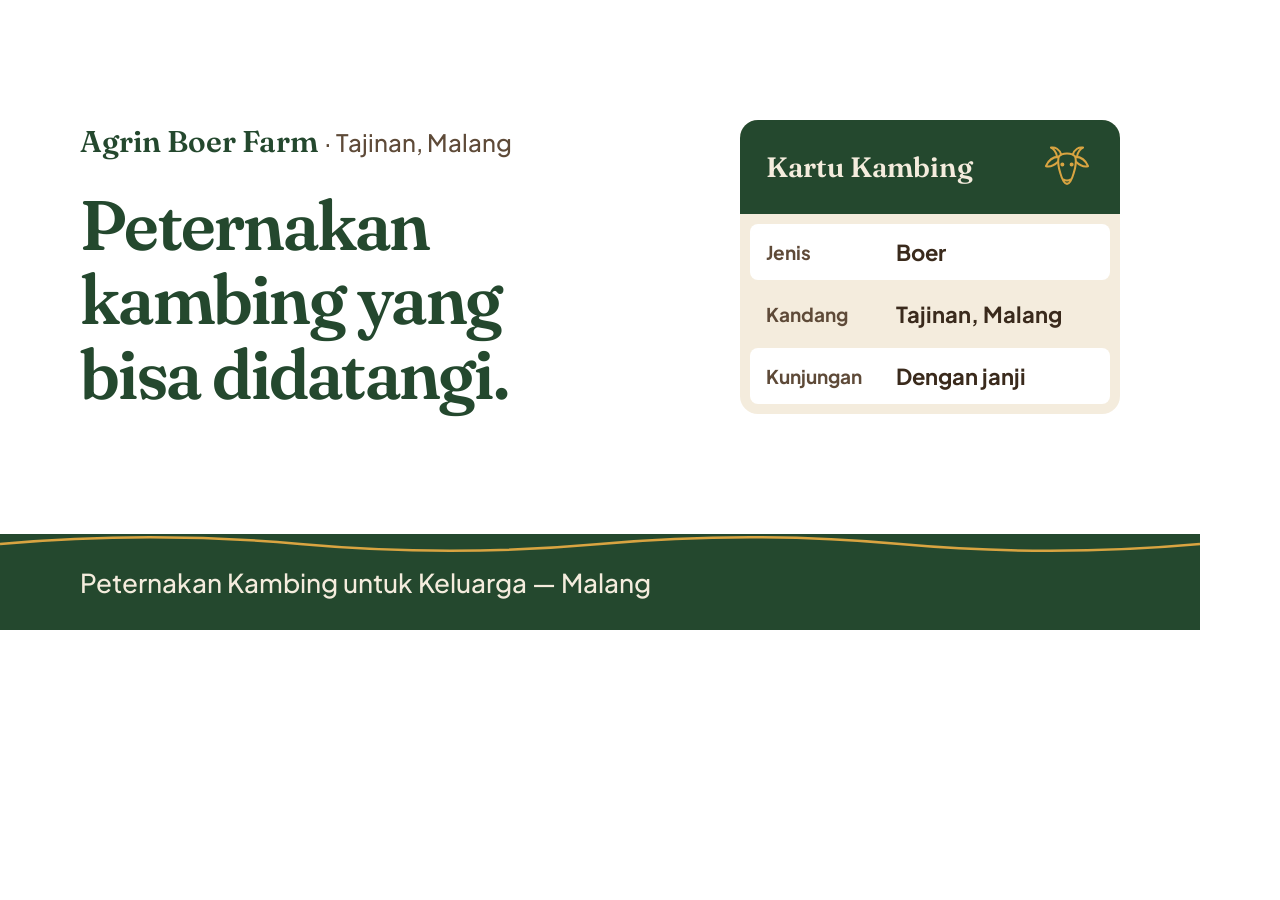
<file: Landing Page Project/agrin-boer-farm/og/og-template.html>
<!doctype html>
<!-- Sumber gambar preview (og-image). Render 1200×630; ?tema=krem untuk versi latar krem lama. Tidak ikut tayang. -->
<html lang="id"><head><meta charset="utf-8">
<link href="https://fonts.googleapis.com/css2?family=Caveat:wght@600&family=Fraunces:opsz,wght@9..144,600&family=Plus+Jakarta+Sans:wght@500;700&display=swap" rel="stylesheet">
<link rel="stylesheet" href="../../../site/tokens.css">
<script>if (new URLSearchParams(location.search).get('tema') === 'krem') document.documentElement.dataset.tema = 'krem';</script>
<style>
  * { box-sizing: border-box; margin: 0; }
  body { width: 1200px; height: 630px; background: var(--bg); font-family: var(--font-isi); color: var(--teks); position: relative; overflow: hidden; }
  .isi { position: absolute; inset: 0 0 96px 0; display: grid; grid-template-columns: 1fr 380px; gap: 64px; align-items: center; padding: 0 80px; }
  .merek { font-family: var(--font-judul); font-size: 30px; font-weight: 600; color: var(--judul); }
  .merek span { font-family: var(--font-isi); font-size: 24px; font-weight: 500; color: var(--teks-lembut); }
  h1 { margin-top: 28px; font-family: var(--font-judul); font-weight: 600; font-size: 70px; line-height: 1.06; text-wrap: balance; letter-spacing: -0.025em; color: var(--judul); font-variation-settings: "SOFT" 50; }
  .kartu { background: var(--bg-kartu); border-radius: 18px; box-shadow: var(--bayangan-kartu); overflow: hidden; }
  .kepala { background: var(--hijau-kandang); color: var(--krem-jerami); display: flex; justify-content: space-between; align-items: center; padding: 20px 26px; font-family: var(--font-judul); font-size: 28px; font-weight: 600; }
  .kepala svg { width: 54px; height: 54px; color: var(--emas-terang); }
  dl { padding: 10px; display: grid; gap: 6px; }
  dl div { display: grid; grid-template-columns: 130px 1fr; padding: 14px 16px; border-radius: 8px; font-size: 22px; }
  dl div:nth-child(odd) { background: var(--bg-baris); }
  dt { font-weight: 700; color: var(--teks-lembut); font-size: 19px; align-self: center; }
  dd { font-weight: 700; }
  .pita { position: absolute; left: 0; right: 0; bottom: 0; height: 96px; background: var(--hijau-kandang); color: var(--krem-jerami); display: flex; align-items: center; padding: 0 80px; font-size: 26px; font-weight: 500; }
  .pita svg { position: absolute; top: -1px; left: 0; width: 100%; height: 22px; color: var(--emas-terang); }
</style></head><body>
<div class="isi">
  <div>
    <p class="merek">Agrin Boer Farm <span>· Tajinan, Malang</span></p>
    <h1>Peternakan kambing yang bisa didatangi.</h1>
  </div>
  <div class="kartu">
    <div class="kepala">Kartu Kambing
      <svg viewBox="0 0 64 64"><g fill="none" stroke="currentColor" stroke-width="2.4" stroke-linecap="round" stroke-linejoin="round"><path d="M25 17c-2-6-7-9-12-8 4 2 6 5 7 10"/><path d="M39 17c2-6 7-9 12-8-4 2-6 5-7 10"/><path d="M22 20c-6 0-12 4-15 11 5 1 10-1 14-5"/><path d="M42 20c6 0 12 4 15 11-5 1-10-1-14-5"/><path d="M22 20c2-3 6-4 10-4s8 1 10 4c1 6 0 13-2 19-2 7-5 13-8 13s-6-6-8-13c-2-6-3-13-2-19Z"/><path d="M28 47c1.5 1.2 6.5 1.2 8 0"/><circle cx="26.5" cy="29" r="1.2" fill="currentColor"/><circle cx="37.5" cy="29" r="1.2" fill="currentColor"/></g></svg>
    </div>
    <dl>
      <div><dt>Jenis</dt><dd>Boer</dd></div>
      <div><dt>Kandang</dt><dd>Tajinan, Malang</dd></div>
      <div><dt>Kunjungan</dt><dd>Dengan janji</dd></div>
    </dl>
  </div>
</div>
<div class="pita">
  <svg viewBox="0 0 1200 22" preserveAspectRatio="none"><path d="M0 11 C 100 2, 200 2, 300 11 S 500 20, 600 11 S 800 2, 900 11 S 1100 20, 1200 11" fill="none" stroke="currentColor" stroke-width="2.5"/></svg>
  Peternakan Kambing untuk Keluarga — Malang
</div>
</body></html>
</file>
<file: site/tokens.css>
/* Token desain Agrin Boer Farm — diturunkan dari DESIGN.md (Tahap 4, 4 Nov 2026).
   Nilai warna brand diambil apa adanya dari brand-strategy.md. Kontras dihitung dengan rumus WCAG. */

:root {
  /* Warna primitif (brand) */
  --hijau-kandang: #24482E;
  --hijau-kandang-gelap: #1A3521;   /* turunan: footer */
  --krem-jerami: #F4ECDD;
  --krem-kartu: #FBF7EF;            /* turunan: permukaan Kartu Kambing */
  --krem-tua: #EADFC9;              /* turunan: bidang section qurban */
  --cokelat-tanduk: #3A2A1C;
  --cokelat-lembut: #5E4A38;        /* turunan: teks sekunder */
  --emas-tua: #8F5F1F;
  --emas-terang: #D9A441;
  --hijau-daun: #6B8E4E;            /* hiasan besar saja, bukan teks */

  /* Warna semantik */
  /* Latar putih jadi bawaan sejak 5 Nov 2026 (keputusan pengguna); kartu krem dengan baris putih. */
  --bg: #FFFFFF;                            /* teks 13,74 · teks lembut 8,36 · emas tua 5,49 · judul 10,29 */
  --bg-kartu: var(--krem-jerami);           /* kartu krem: teks 11,71 · emas tua 4,68 */
  --bg-tua: var(--krem-jerami);             /* panel pemilih, kunjungan, section qurban */
  --bg-baris: #FFFFFF;                      /* baris belang di dalam kartu */
  --bg-blok: #F8F4EC;                       /* blok lepas di atas latar halaman (ketentuan, FAQ) */
  --bg-slot: var(--krem-tua);               /* slot foto di dalam kartu */
  --bg-isian: #FFFFFF;                      /* pilihan & kolom isian pemilih paket */
  --bg-bidang: var(--hijau-kandang);
  --bg-footer: var(--hijau-kandang-gelap);
  --teks: var(--cokelat-tanduk);            /* 13,74:1 putih · 11,71:1 krem · 10,40:1 krem tua */
  --teks-lembut: var(--cokelat-lembut);     /* 7,12:1 krem · 7,82:1 kartu · 6,33:1 krem tua */
  --teks-di-bidang: var(--krem-jerami);     /* 8,76:1 hijau · 11,36:1 hijau gelap */
  --judul: var(--hijau-kandang);            /* 8,76:1 krem · 9,63:1 kartu · 7,79:1 krem tua */
  --aksen: var(--emas-tua);                 /* 4,68:1 krem · 5,14:1 kartu · 4,16:1 krem tua → di krem tua hanya ≥24px/hiasan */
  --aksen-di-bidang: var(--emas-terang);    /* 4,57:1 hijau · 5,93:1 hijau gelap */
  --garis: color-mix(in srgb, var(--cokelat-tanduk) 16%, transparent);
  --garis-di-bidang: color-mix(in srgb, var(--krem-jerami) 22%, transparent);

  /* Tombol */
  --tombol-bg: var(--hijau-kandang);        /* teks krem 8,76:1 */
  --tombol-bg-hover: var(--hijau-kandang-gelap);
  --tombol-teks: var(--krem-jerami);
  --tombol-bidang-bg: var(--emas-terang);   /* tombol di atas hijau; teks cokelat 6,11:1 */
  --tombol-bidang-bg-hover: #E4B65C;
  --tombol-bidang-teks: var(--cokelat-tanduk);
  --galat: #8A2A1C;                          /* pesan galat & penanda data; 6,9:1 di krem */
  --fokus: var(--emas-tua);
  --fokus-di-bidang: var(--emas-terang);

  /* Tipografi */
  --font-judul: "Fraunces", Georgia, "Times New Roman", serif;
  --font-isi: "Plus Jakarta Sans", system-ui, -apple-system, "Segoe UI", sans-serif;
  --font-tangan: "Caveat", "Comic Sans MS", cursive;  /* satu kali per halaman, di luar judul */

  /* Skala fluid 360 → 1440 px, rasio ±1,25 */
  --fs-kecil: 0.875rem;                                      /* 14px label baris kartu */
  --fs-isi: 1rem;                                            /* 16px minimum di HP */
  --fs-isi-besar: clamp(1.0625rem, 1rem + 0.3vw, 1.1875rem); /* subjudul */
  --fs-h3: clamp(1.25rem, 1.15rem + 0.45vw, 1.5rem);
  --fs-h2: clamp(1.75rem, 1.5rem + 1.1vw, 2.5rem);
  --fs-h1: clamp(2.25rem, 1.75rem + 2.2vw, 3.5rem);   /* maks 3.5rem supaya judul hero 2 baris di desktop */
  --fs-harga: clamp(1.5rem, 1.35rem + 0.7vw, 2rem);
  --fs-tangan: clamp(1.5rem, 1.3rem + 0.9vw, 2.125rem);
  --lh-judul: 1.12;
  --lh-isi: 1.6;
  --fw-judul: 600;
  --fw-label: 700;
  --fw-isi: 400;
  --fw-tombol: 600;
  --lebar-teks: 38rem;  /* kolom sempit section ketentuan & FAQ */

  /* Spacing (dasar 4px) */
  --sp-1: 0.25rem;
  --sp-2: 0.5rem;
  --sp-3: 0.75rem;
  --sp-4: 1rem;
  --sp-5: 1.5rem;
  --sp-6: 2rem;
  --sp-7: 3rem;
  --sp-8: 4rem;
  --sp-section: clamp(4rem, 2.8rem + 5.3vw, 7.5rem);  /* 64px HP → 120px desktop: tenang, lapang */
  --gutter: 1rem;                                      /* 16px tepi HP */
  --lebar-maks: 72rem;

  /* Radius */
  --radius-kartu: 12px;
  --radius-tombol: 10px;
  --radius-isian: 8px;

  /* Bayangan: hampir datar; beda nada permukaan lebih utama */
  --bayangan-kartu: none;  /* kartu dibedakan lewat warna permukaan, bukan bayangan */

  /* Gerak: satu kurva, hanya transform & opacity */
  --ease: cubic-bezier(0.22, 0.61, 0.36, 1);
  --dur-cepat: 200ms;   /* hover, fokus, accordion */
  --dur-masuk: 480ms;   /* baris Kartu Kambing muncul */
  --jeda-baris: 70ms;   /* selisih antar-baris kartu */

  /* Ukuran sentuh */
  --target-min: 48px;

  /* Website peternakan (multi-halaman) */
  --tinggi-header: 68px;            /* header dengan menu 6 item */
  --pos-ukuran: 2.5rem;             /* penanda pos di HP */
  --pos-ukuran-besar: 3.5rem;       /* penanda pos di desktop & pin denah */
  --denah-maks: 36rem;              /* lebar maksimum denah di beranda */
  --garis-jalan: 3px;               /* tebal jalan setapak titik-titik */

  /* Penyempurnaan v2 (6 Nov 2026): kesan elegan, ritme beragam, gerak masuk */
  --ease-keluar: cubic-bezier(0.16, 1, 0.3, 1);   /* gerak masuk yang melambat halus */
  --dur-muncul: 760ms;              /* elemen muncul saat digulir */
  --jeda-muncul: 90ms;              /* selisih antar-saudara saat muncul */
  --fs-kutipan: clamp(1.75rem, 1rem + 2.8vw, 3.5rem);
  --fs-label: 0.8125rem;            /* label bagian huruf kapital berjarak */
  --garis-emas: color-mix(in srgb, var(--emas-tua) 45%, transparent);
  --bayangan-angkat: 0 1px 2px rgb(58 42 28 / 0.05), 0 18px 40px -12px rgb(58 42 28 / 0.18);
  --bg-kaca: rgb(255 255 255 / 0.82);
}

/* Tema krem lama (latar Krem Jerami) disimpan sebagai cadangan: aktif lewat ?tema=krem. */
:root[data-tema="krem"] {
  --bg: var(--krem-jerami);
  --bg-kartu: var(--krem-kartu);
  --bg-tua: var(--krem-tua);
  --bg-baris: var(--krem-jerami);
  --bg-blok: var(--krem-kartu);
  --bg-slot: var(--krem-tua);
  --bg-isian: var(--krem-kartu);
  --bayangan-kartu: 0 1px 2px rgb(58 42 28 / 0.06), 0 6px 18px rgb(58 42 28 / 0.06);
}

@media (prefers-reduced-motion: reduce) {
  :root {
    --dur-cepat: 0ms;
    --dur-masuk: 0ms;
    --jeda-baris: 0ms;
    --dur-muncul: 0ms;
    --jeda-muncul: 0ms;
  }
}
</file>
